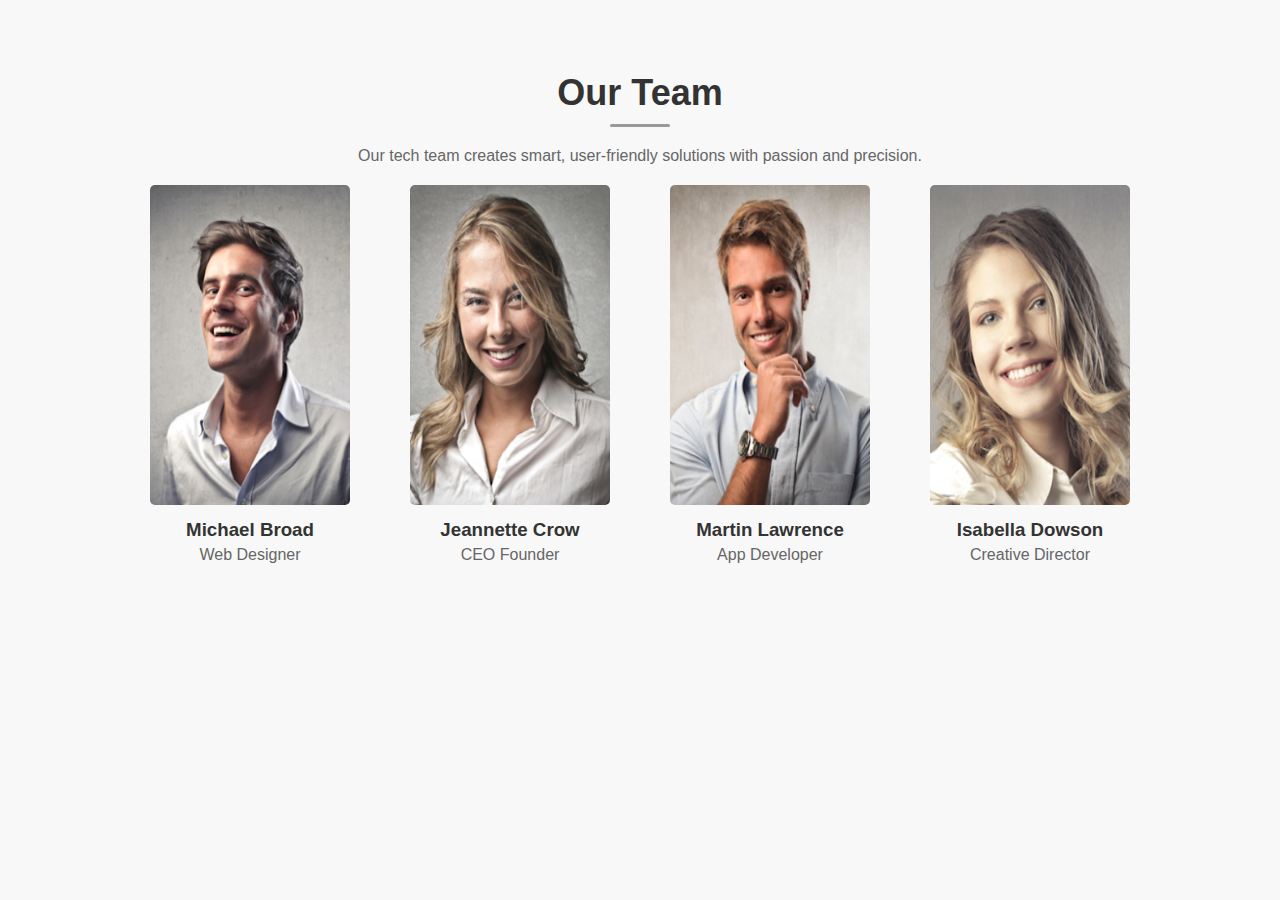
<file: Ass8/Index.html>
<!DOCTYPE html>
<html lang="en">
<head>
    <meta charset="UTF-8">
    <title>Our Team</title>
    <link rel="stylesheet" href="style.css">
</head>
<body>
    <section class="team">
        <h1>Our Team</h1>
<p>Our tech team creates smart, user-friendly solutions with passion and precision.</p>
        <div class="team-members">
            <div class="member">
               <img src="images/Screenshot 2025-08-05 230459.png" alt="Jeannette">
                <h3>Michael Broad</h3>
                <p>Web Designer</p>
            </div>
            <div class="member">
               <img src="images/Screenshot 2025-08-05 230515.png" alt="Jeannette">
                <h3>Jeannette Crow</h3>
                <p>CEO Founder</p>
            </div>
            <div class="member">
               <img src="images/Screenshot 2025-08-05 230523.png" alt="Jeannette">
                <h3>Martin Lawrence</h3>
                <p>App Developer</p>
            </div>
            <div class="member">
               <img src="images/Screenshot 2025-08-05 230617.png" alt="Jeannette">
                <h3>Isabella Dowson</h3>
                <p>Creative Director</p>
            </div>
        </div>
    </section>
</body>
</html>
</file>
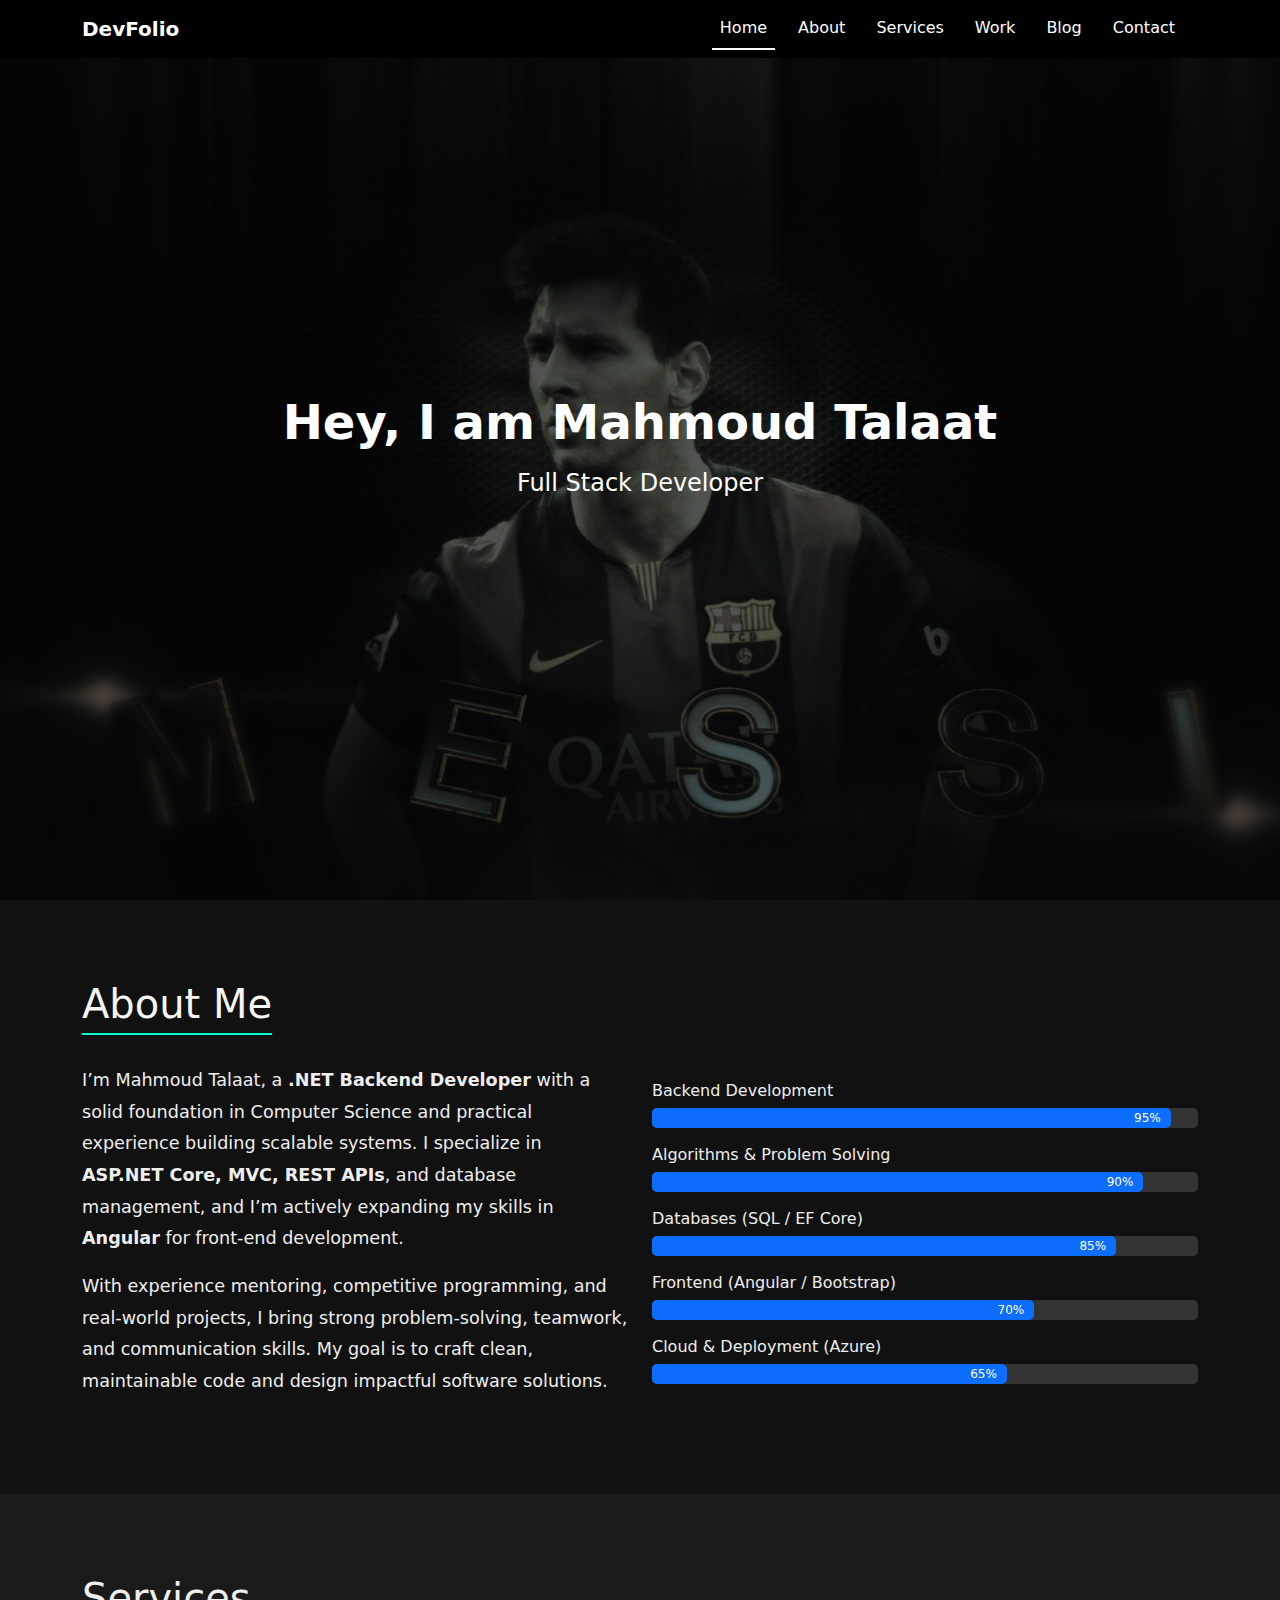
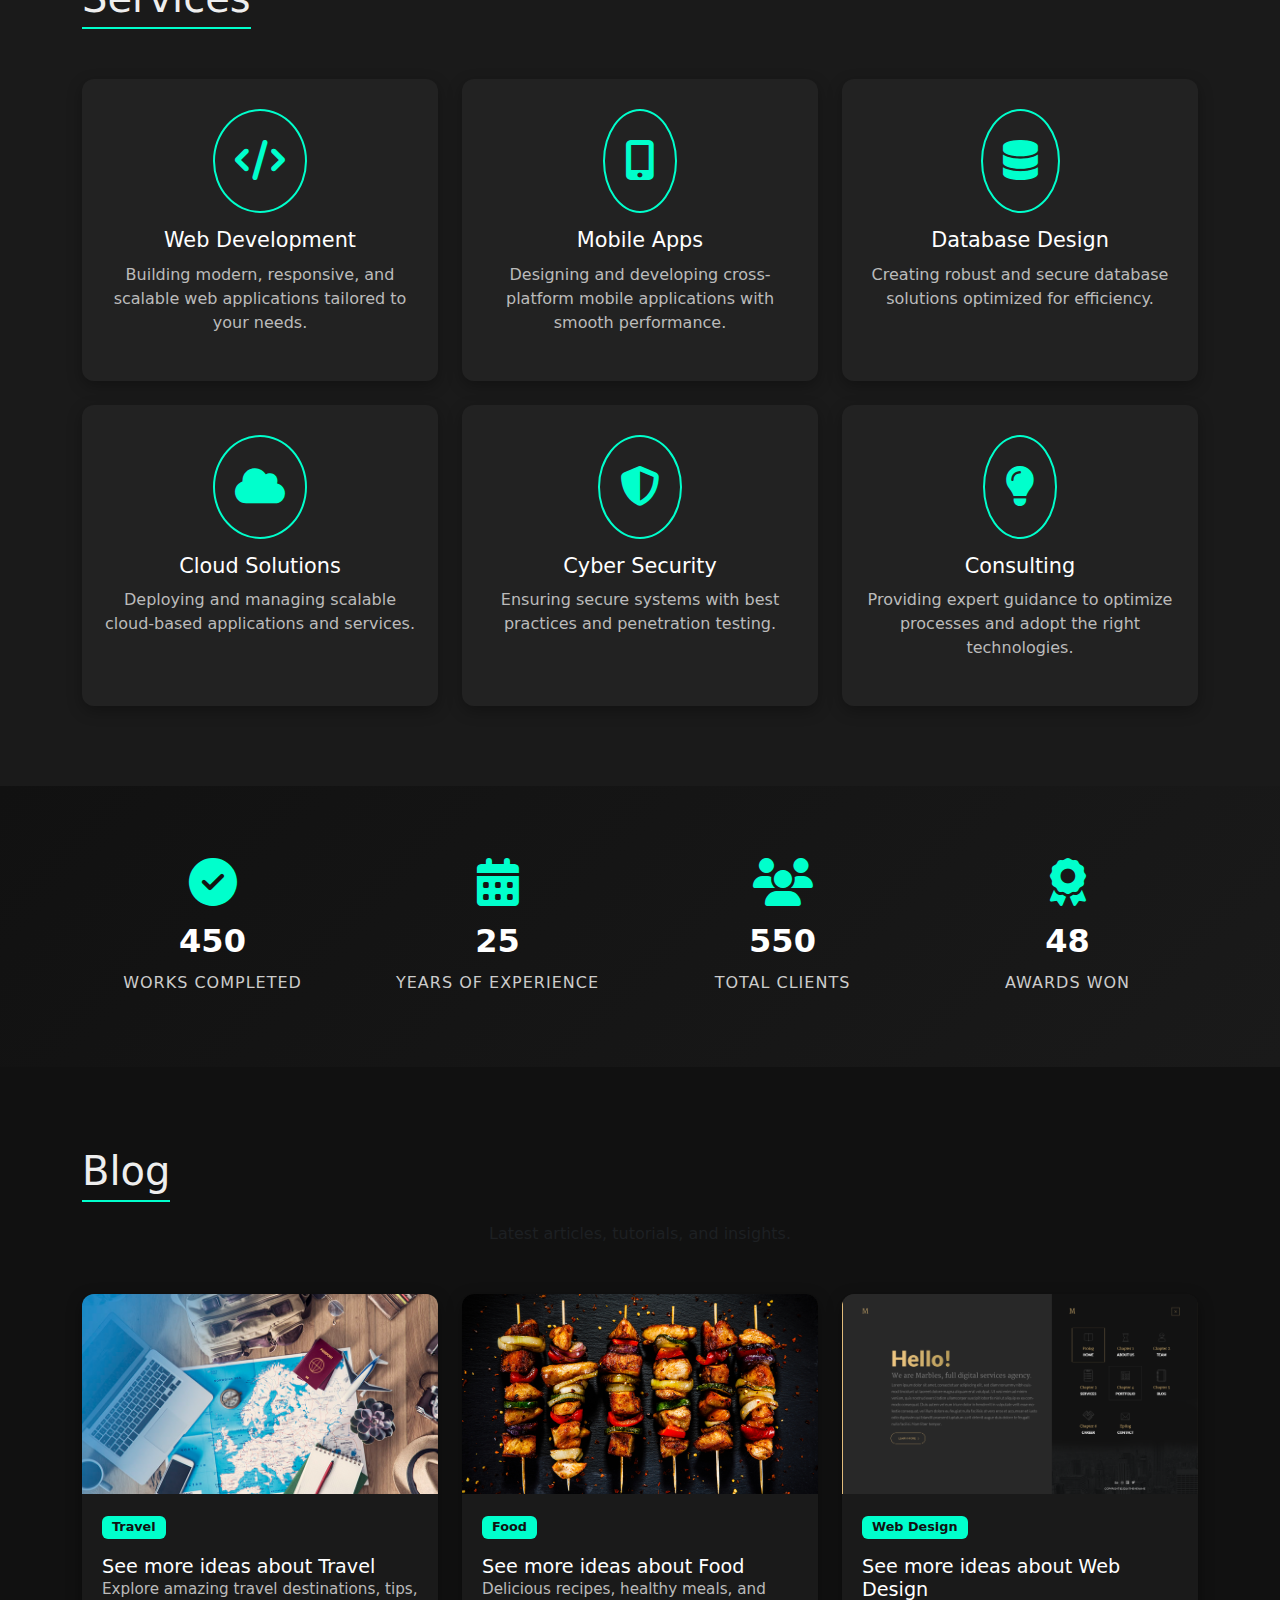
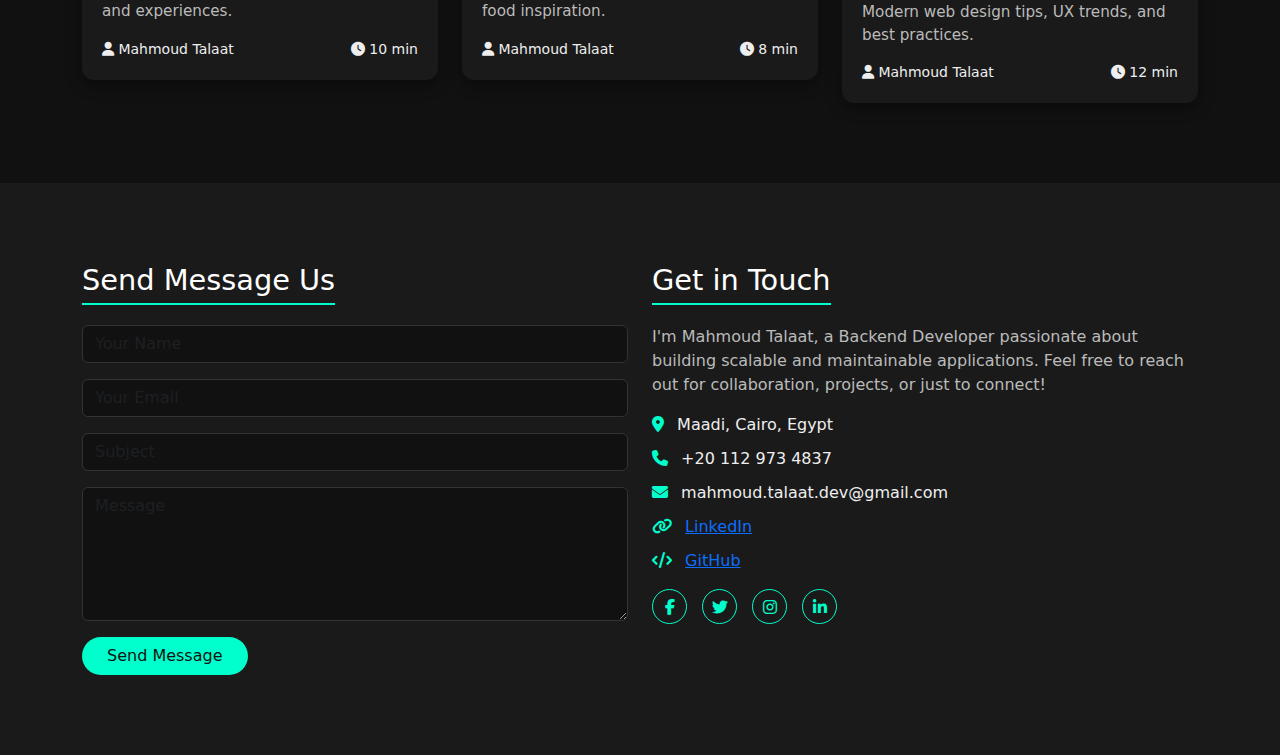
<file: BootStrap/Assign10/Index.html>
<!DOCTYPE html>
<html lang="en">
<head>
  <meta charset="UTF-8">
  <meta name="viewport" content="width=device-width, initial-scale=1.0">
  <title>DevFolio</title>
  
  <!-- Bootstrap 5 CSS -->
  <link href="https://cdn.jsdelivr.net/npm/bootstrap@5.3.3/dist/css/bootstrap.min.css" rel="stylesheet">
  <!-- Font Awesome -->
  <link rel="stylesheet" href="https://cdnjs.cloudflare.com/ajax/libs/font-awesome/6.5.0/css/all.min.css">
    <link rel="stylesheet" href="Style.css">


  
</head>
<body>

  <!-- Navbar -->
  <nav class="navbar navbar-expand-lg navbar-dark bg-black fixed-top">
    <div class="container">
      <a class="navbar-brand fw-bold" href="#">DevFolio</a>
      <button class="navbar-toggler" type="button" data-bs-toggle="collapse" data-bs-target="#navbarNav">
        <span class="navbar-toggler-icon"></span>
      </button>
      <div class="collapse navbar-collapse" id="navbarNav">
        <ul class="navbar-nav ms-auto">
          <li class="nav-item"><a class="nav-link active" href="#">Home</a></li>
          <li class="nav-item"><a class="nav-link" href="#about">About</a></li>
          <li class="nav-item"><a class="nav-link" href="#services">Services</a></li>
          <li class="nav-item"><a class="nav-link" href="#work">Work</a></li>
          <li class="nav-item"><a class="nav-link" href="#blog">Blog</a></li>
          <li class="nav-item"><a class="nav-link" href="#contact">Contact</a></li>
        </ul>
      </div>
    </div>
  </nav>

  <!-- Hero Section -->
  <section class="home">
    <h1>Hey, I am Mahmoud Talaat</h1>
    <h3>Full Stack Developer</h3>
  </section>

  <!-- About Section -->
  <section class="about" id="about">
    <div class="container">
      <h2>About Me</h2>
      <div class="row align-items-center">
        <div class="col-md-6">
          <p>
            I’m Mahmoud Talaat, a <strong>.NET Backend Developer</strong> with a solid foundation in Computer Science
            and practical experience building scalable systems. I specialize in <strong>ASP.NET Core, MVC, REST APIs</strong>,
            and database management, and I’m actively expanding my skills in <strong>Angular</strong> for front-end development.
          </p>
          <p>
            With experience mentoring, competitive programming, and real-world projects,
            I bring strong problem-solving, teamwork, and communication skills.
            My goal is to craft clean, maintainable code and design impactful software solutions.
          </p>
        </div>
        <div class="col-md-6 skills">
          <ul>
            <li>Backend Development
              <div class="progress-container">
                <div class="progress-bar" style="width: 95%;">95%</div>
              </div>
            </li>
            <li>Algorithms & Problem Solving
              <div class="progress-container">
                <div class="progress-bar" style="width: 90%;">90%</div>
              </div>
            </li>
            <li>Databases (SQL / EF Core)
              <div class="progress-container">
                <div class="progress-bar" style="width: 85%;">85%</div>
              </div>
            </li>
            <li>Frontend (Angular / Bootstrap)
              <div class="progress-container">
                <div class="progress-bar" style="width: 70%;">70%</div>
              </div>
            </li>
            <li>Cloud & Deployment (Azure)
              <div class="progress-container">
                <div class="progress-bar" style="width: 65%;">65%</div>
              </div>
            </li>
          </ul>
        </div>
      </div>
    </div>
  </section>

  <!-- Services Section -->
  <section class="services" id="services">
    <div class="container">
      <h2 class="text-center">Services</h2>
      <div class="row g-4">
        <div class="col-md-4">
          <div class="service-card">
            <div class="icon"><i class="fas fa-code"></i></div>
            <h3>Web Development</h3>
            <p>Building modern, responsive, and scalable web applications tailored to your needs.</p>
          </div>
        </div>
        <div class="col-md-4">
          <div class="service-card">
            <div class="icon"><i class="fas fa-mobile-alt"></i></div>
            <h3>Mobile Apps</h3>
            <p>Designing and developing cross-platform mobile applications with smooth performance.</p>
          </div>
        </div>
        <div class="col-md-4">
          <div class="service-card">
            <div class="icon"><i class="fas fa-database"></i></div>
            <h3>Database Design</h3>
            <p>Creating robust and secure database solutions optimized for efficiency.</p>
          </div>
        </div>
        <div class="col-md-4">
          <div class="service-card">
            <div class="icon"><i class="fas fa-cloud"></i></div>
            <h3>Cloud Solutions</h3>
            <p>Deploying and managing scalable cloud-based applications and services.</p>
          </div>
        </div>
        <div class="col-md-4">
          <div class="service-card">
            <div class="icon"><i class="fas fa-shield-alt"></i></div>
            <h3>Cyber Security</h3>
            <p>Ensuring secure systems with best practices and penetration testing.</p>
          </div>
        </div>
        <div class="col-md-4">
          <div class="service-card">
            <div class="icon"><i class="fas fa-lightbulb"></i></div>
            <h3>Consulting</h3>
            <p>Providing expert guidance to optimize processes and adopt the right technologies.</p>
          </div>
        </div>
      </div>
    </div>
  </section>

<!-- Work Section -->
<section class="work text-white py-5" id="work" style="background-color:#000;">
  <div class="container">
    <div class="row text-center">
      <div class="col-md-3">
        <div class="p-4">
          <i class="fas fa-check-circle fa-3x mb-3" style="color:#00ffcc;"></i>
          <h3 class="fw-bold">450</h3>
          <p class="mb-0">WORKS COMPLETED</p>
        </div>
      </div>
      <div class="col-md-3">
        <div class="p-4">
          <i class="fas fa-calendar-alt fa-3x mb-3" style="color:#00ffcc;"></i>
          <h3 class="fw-bold">25</h3>
          <p class="mb-0">YEARS OF EXPERIENCE</p>
        </div>
      </div>
      <div class="col-md-3">
        <div class="p-4">
          <i class="fas fa-users fa-3x mb-3" style="color:#00ffcc;"></i>
          <h3 class="fw-bold">550</h3>
          <p class="mb-0">TOTAL CLIENTS</p>
        </div>
      </div>
      <div class="col-md-3">
        <div class="p-4">
          <i class="fas fa-award fa-3x mb-3" style="color:#00ffcc;"></i>
          <h3 class="fw-bold">48</h3>
          <p class="mb-0">AWARDS WON</p>
        </div>
      </div>
    </div>
  </div>
</section>

<!-- Blog Section -->
<section class="blog" id="blog">
  <div class="container">
    <h2 class="text-center">Blog</h2>
    <p class="text-center mb-5 text-muted">Latest articles, tutorials, and insights.</p>
    <div class="row g-4">

      <!-- Blog Card 1 -->
      <div class="col-md-4">
        <div class="blog-card">
          <img src="images/Plan_travel.jpg" class="card-img-top" alt="Travel">
          <div class="card-body">
            <span class="badge">Travel</span>
            <h5 class="card-title mt-3">See more ideas about Travel</h5>
            <p class="card-text">Explore amazing travel destinations, tips, and experiences.</p>
            <div class="d-flex justify-content-between align-items-center mt-3">
              <small><i class="fas fa-user"></i> Mahmoud Talaat</small>
              <small><i class="fas fa-clock"></i> 10 min</small>
            </div>
          </div>
        </div>
      </div>

      <!-- Blog Card 2 -->
      <div class="col-md-4">
        <div class="blog-card">
          <img src="images/shutterstock_1011777076.jpg" class="card-img-top" alt="Food">
          <div class="card-body">
            <span class="badge">Food</span>
            <h5 class="card-title mt-3">See more ideas about Food</h5>
            <p class="card-text">Delicious recipes, healthy meals, and food inspiration.</p>
            <div class="d-flex justify-content-between align-items-center mt-3">
              <small><i class="fas fa-user"></i> Mahmoud Talaat</small>
              <small><i class="fas fa-clock"></i> 8 min</small>
            </div>
          </div>
        </div>
      </div>

      <!-- Blog Card 3 -->
      <div class="col-md-4">
        <div class="blog-card">
          <img src="images/R.png" class="card-img-top" alt="Web Design">
          <div class="card-body">
            <span class="badge">Web Design</span>
            <h5 class="card-title mt-3">See more ideas about Web Design</h5>
            <p class="card-text">Modern web design tips, UX trends, and best practices.</p>
            <div class="d-flex justify-content-between align-items-center mt-3">
              <small><i class="fas fa-user"></i> Mahmoud Talaat</small>
              <small><i class="fas fa-clock"></i> 12 min</small>
            </div>
          </div>
        </div>
      </div>
    </div>
  </div>
</section>

<!-- Contact Section -->
<section class="contact" id="contact">
  <div class="container">
    <div class="row g-4">
      
      <!-- Contact Form -->
      <div class="col-md-6">
        <h2>Send Message Us</h2>
        <form>
          <div class="mb-3">
            <input type="text" class="form-control" placeholder="Your Name">
          </div>
          <div class="mb-3">
            <input type="email" class="form-control" placeholder="Your Email">
          </div>
          <div class="mb-3">
            <input type="text" class="form-control" placeholder="Subject">
          </div>
          <div class="mb-3">
            <textarea rows="5" class="form-control" placeholder="Message"></textarea>
          </div>
          <button class="btn btn-cyan px-4">Send Message</button>
        </form>
      </div>

      <!-- Contact Info -->
<div class="col-md-6">
  <h2>Get in Touch</h2>
  <p>
    I'm Mahmoud Talaat, a Backend Developer passionate about building scalable and maintainable applications. 
    Feel free to reach out for collaboration, projects, or just to connect!
  </p>
  <ul class="list-unstyled">
    <li><i class="fas fa-map-marker-alt me-2"></i> Maadi, Cairo, Egypt</li>
    <li><i class="fas fa-phone me-2"></i> +20 112 973 4837</li>
    <li><i class="fas fa-envelope me-2"></i> mahmoud.talaat.dev@gmail.com</li>
    <li><i class="fas fa-link me-2"></i> <a href="https://www.linkedin.com/in/mahmoudtalaat" target="_blank">LinkedIn</a></li>
    <li><i class="fas fa-code me-2"></i> <a href="https://github.com/mahmoudtalaat" target="_blank">GitHub</a></li>
  </ul>
  <div class="socials mt-3">
    <a href="https://www.facebook.com/profile.php?id=100015406004689" target="_blank"><i class="fab fa-facebook-f"></i></a>
    <a href="https://twitter.com/" target="_blank"><i class="fab fa-twitter"></i></a>
    <a href="https://www.instagram.com/mahmoudtalaat270/?hl=en" target="_blank"><i class="fab fa-instagram"></i></a>
    <a href="https://www.linkedin.com/in/mahmoudtalaat" target="_blank"><i class="fab fa-linkedin-in"></i></a>
  </div>
</div>

</section>


  <!-- Bootstrap 5 JS -->
  <script src="https://cdn.jsdelivr.net/npm/bootstrap@5.3.3/dist/js/bootstrap.bundle.min.js"></script>
</body>
</html>
</file>
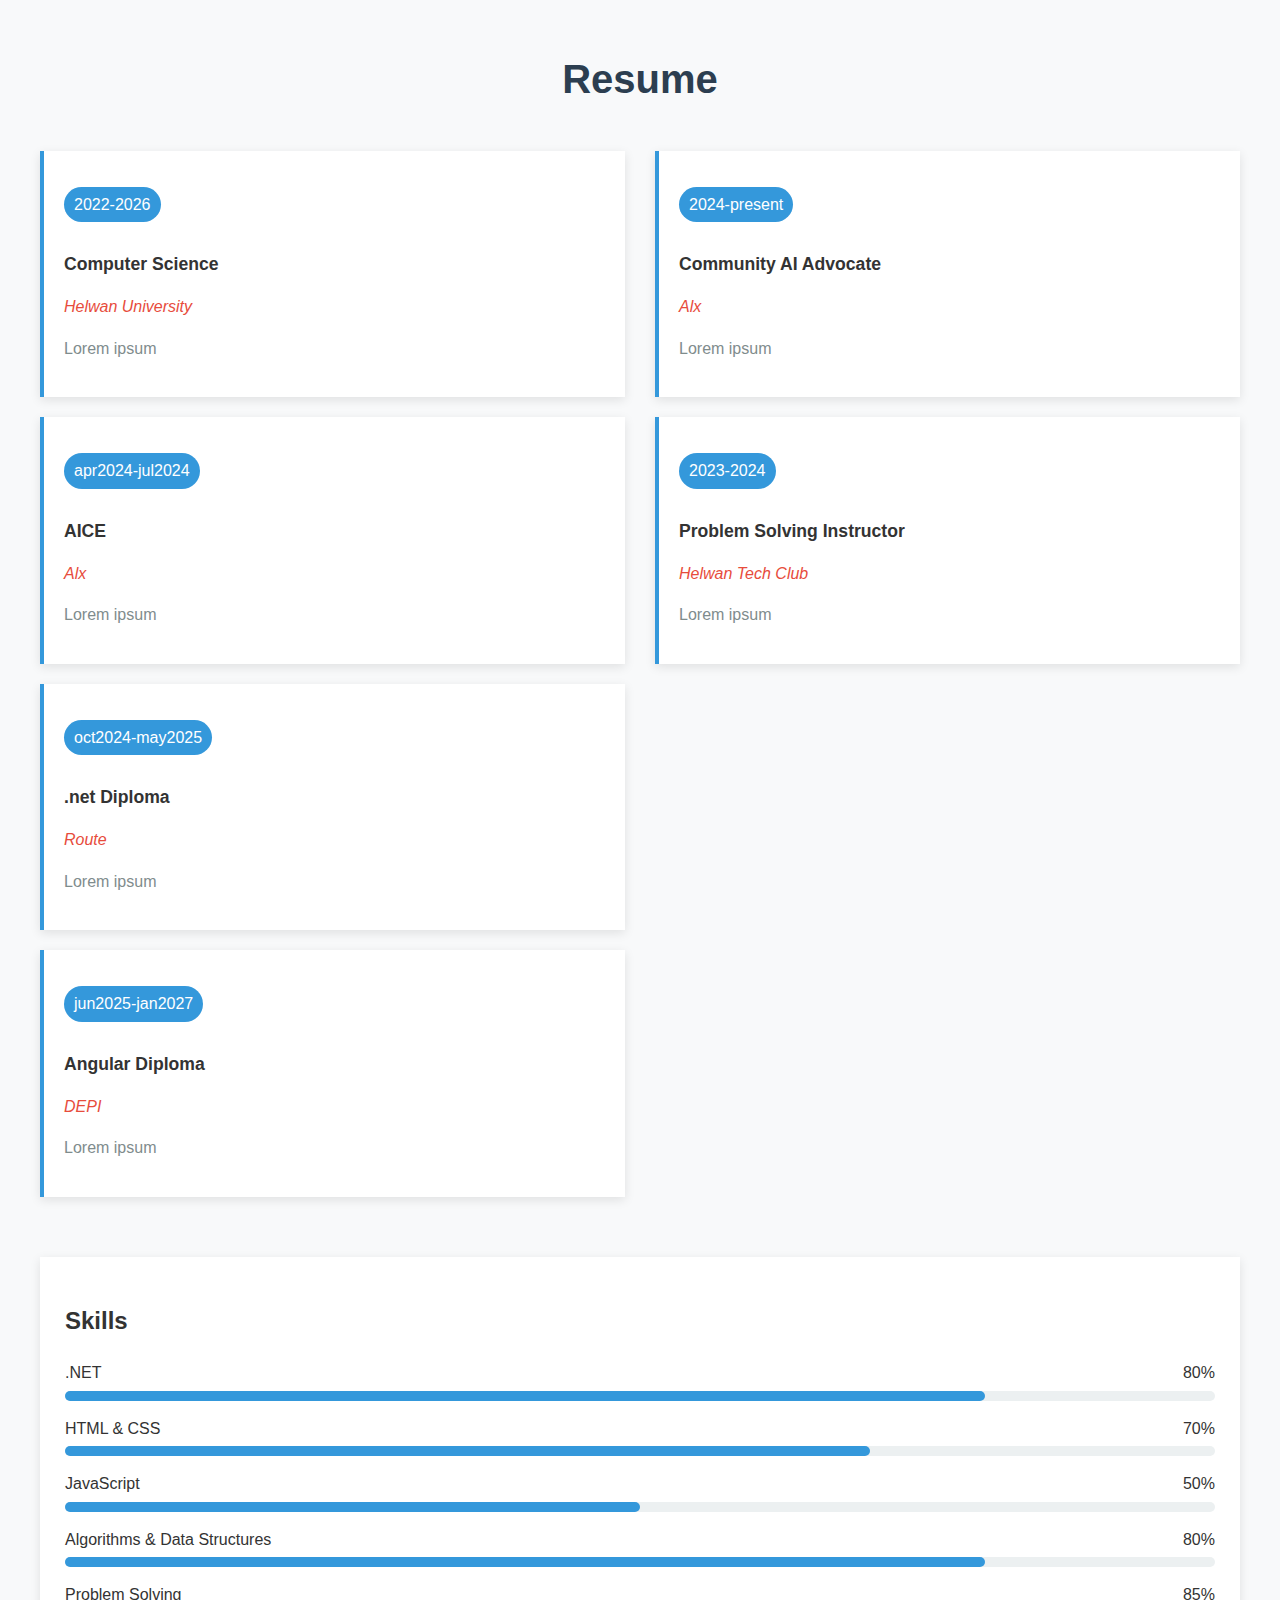
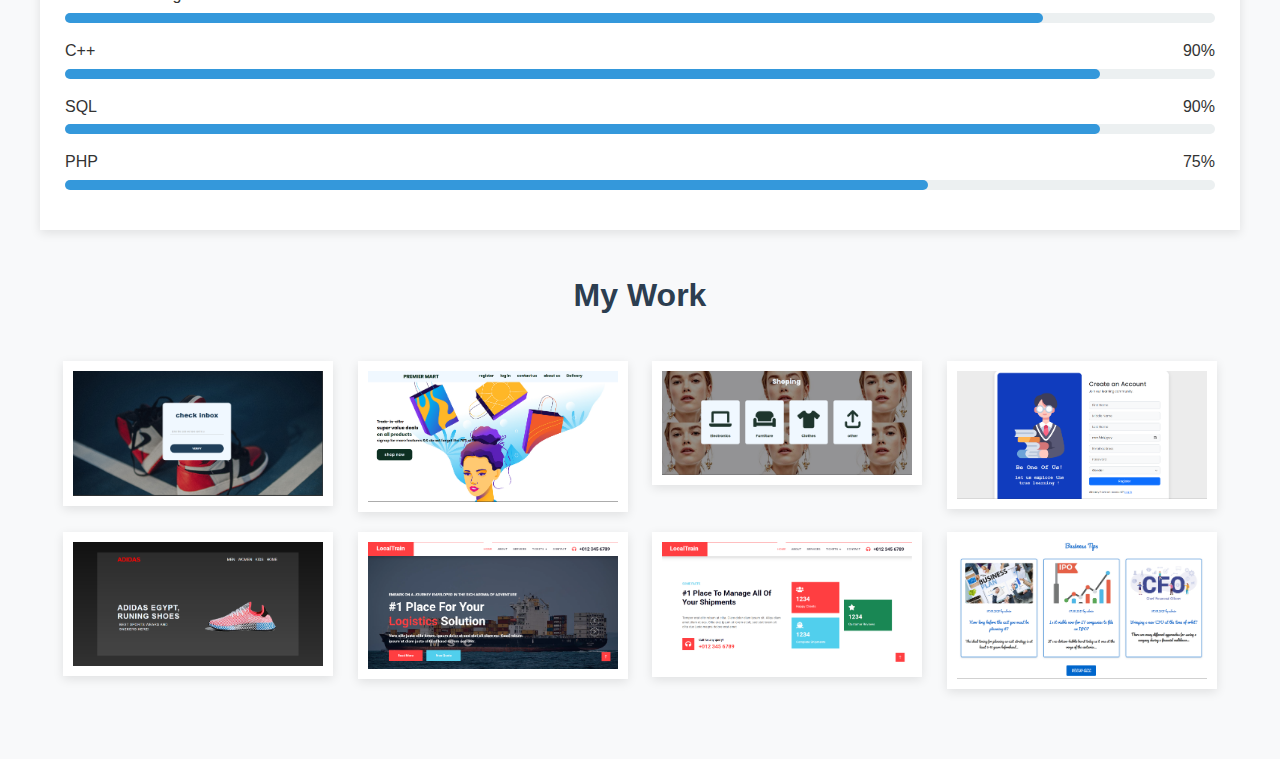
<file: Css/Ass7/Index.html>
<!DOCTYPE html>
<html lang="en">
<head>
    <meta charset="UTF-8">
    <meta name="viewport" content="width=device-width, initial-scale=1.0">
    <title>Resume</title>
   <link rel="stylesheet" href="Style.css">
</head>
<body>
    <section class="header">
        <h1>Resume</h1>
    </section>

    <section class="middle">
        <div id="education">
            <div class="card">
                <p class="date">2022-2026</p>
                <p class="field">Computer Science</p>
                <p class="place">Helwan University</p>
                <p class="about">Lorem ipsum</p>
            </div>

            <div class="card">
                <p class="date">apr2024-jul2024</p>
                <p class="field">AICE</p>
                <p class="place">Alx</p>
                <p class="about">Lorem ipsum</p>
            </div>

            <div class="card">
                <p class="date">oct2024-may2025</p>
                <p class="field">.net Diploma</p>
                <p class="place">Route</p>
                <p class="about">Lorem ipsum</p>
            </div>

            <div class="card">
                <p class="date">jun2025-jan2027</p>
                <p class="field">Angular Diploma</p>
                <p class="place">DEPI</p>
                <p class="about">Lorem ipsum</p>
            </div>
        </div>

        <div id="Experience">
            <div class="card">
                <p class="date">2024-present</p>
                <p class="field">Community AI Advocate</p>
                <p class="place">Alx</p>
                <p class="about">Lorem ipsum</p>
            </div>

            <div class="card">
                <p class="date">2023-2024</p>
                <p class="field">Problem Solving Instructor</p>
                <p class="place">Helwan Tech Club</p>
                <p class="about">Lorem ipsum</p>
            </div>
        </div>
    </section>

   <section id="skills">
    <h2>Skills</h2>
    
    <div class="skill">
        <div class="skill-name">
            <span class="skill-label">.NET</span>
            <span class="skill-percent">80%</span>
        </div>
        <div class="skill-bar">
            <div class="skill-progress high" style="width: 80%"></div>
        </div>
    </div>
    
    <div class="skill">
        <div class="skill-name">
            <span class="skill-label">HTML & CSS</span>
            <span class="skill-percent">70%</span>
        </div>
        <div class="skill-bar">
            <div class="skill-progress medium" style="width: 70%"></div>
        </div>
    </div>
    
    <div class="skill">
        <div class="skill-name">
            <span class="skill-label">JavaScript</span>
            <span class="skill-percent">50%</span>
        </div>
        <div class="skill-bar">
            <div class="skill-progress medium" style="width: 50%"></div>
        </div>
    </div>
    
    <div class="skill">
        <div class="skill-name">
            <span class="skill-label">Algorithms & Data Structures</span>
            <span class="skill-percent">80%</span>
        </div>
        <div class="skill-bar">
            <div class="skill-progress high" style="width: 80%"></div>
        </div>
    </div>
    
    <div class="skill">
        <div class="skill-name">
            <span class="skill-label">Problem Solving</span>
            <span class="skill-percent">85%</span>
        </div>
        <div class="skill-bar">
            <div class="skill-progress high" style="width: 85%"></div>
        </div>
    </div>
    
    <div class="skill">
        <div class="skill-name">
            <span class="skill-label">C++</span>
            <span class="skill-percent">90%</span>
        </div>
        <div class="skill-bar">
            <div class="skill-progress high" style="width: 90%"></div>
        </div>
    </div>
    
    <div class="skill">
        <div class="skill-name">
            <span class="skill-label">SQL</span>
            <span class="skill-percent">90%</span>
        </div>
        <div class="skill-bar">
            <div class="skill-progress high" style="width: 90%"></div>
        </div>
    </div>
    
    <div class="skill">
        <div class="skill-name">
            <span class="skill-label">PHP</span>
            <span class="skill-percent">75%</span>
        </div>
        <div class="skill-bar">
            <div class="skill-progress medium" style="width: 75%"></div>
        </div>
    </div>
</section>

    <section id="work">
        <h1>My Work</h1>

        <div id="p1"><img src="images/Screenshot 2025-07-23 160631.png" alt=""></div>
        <div id="p2"><img src="images/Screenshot 2025-07-23 160704.png" alt=""></div>
        <div id="p3"><img src="images/Screenshot 2025-07-23 160722.png" alt=""></div>
        <div id="p4"><img src="images/Screenshot 2025-07-23 160842.png" alt=""></div>
        <div id="p5"><img src="images/Screenshot 2025-07-23 160931.png" alt=""></div>
        <div id="p6"><img src="images/Screenshot 2025-07-23 161329.png" alt=""></div>
        <div id="p7"><img src="images/Screenshot 2025-07-23 161350.png" alt=""></div>
        <div id="p8"><img src="images/Screenshot 2025-07-23 171807.png" alt=""></div>
    </section>

</body>
</html>
</file>
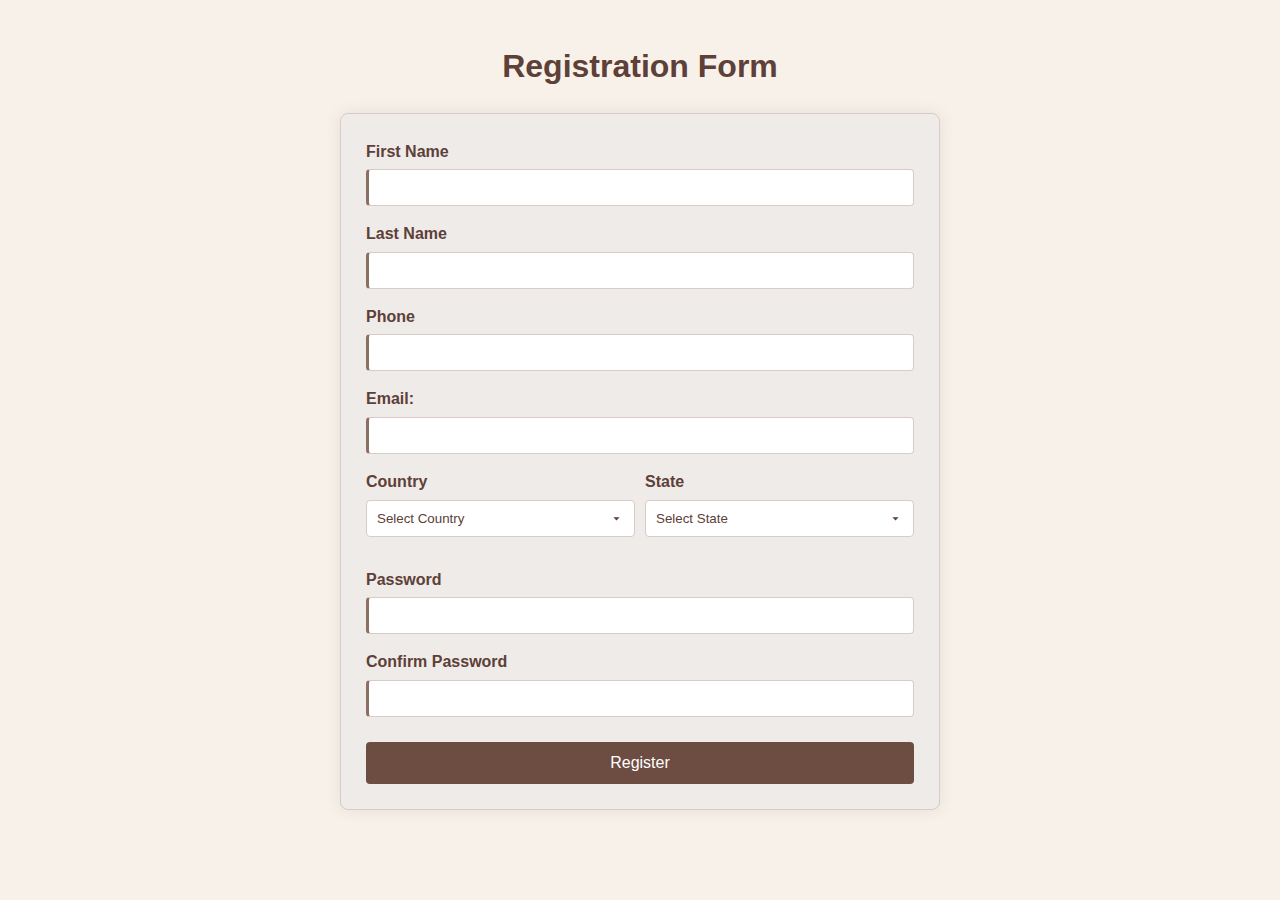
<file: Html5/Ass3/Index.html>
<!DOCTYPE html>
<html lang="en">
<head>
    <meta charset="UTF-8">
    <meta name="viewport" content="width=device-width, initial-scale=1.0">
    <title>Registration Form</title>
    <style>
        body {
            font-family: Arial, sans-serif;
            line-height: 1.6;
            max-width: 600px;
            margin: 0 auto;
            padding: 20px;
            background-color: #f8f1e9; 
        }
        
        h1 {
            color: #5d4037; 
            text-align: center;
            margin-bottom: 20px;
        }
        
        #register {
            background: #efebe9; 
            padding: 25px;
            border-radius: 8px;
            box-shadow: 0 0 15px rgba(93, 64, 55, 0.1); 
            border: 1px solid #d7ccc8; 
        }
        
        div {
            margin-bottom: 15px;
        }
        
        label {
            display: block;
            margin-bottom: 5px;
            font-weight: bold;
            color: #5d4037; /
        }
        
        input[type="text"],
        input[type="email"],
        input[type="tel"],
        input[type="password"],
        select {
            width: 100%;
            padding: 10px;
            border: 1px solid #d7ccc8; 
            border-radius: 4px;
            box-sizing: border-box;
            background-color: #fff;
            color: #5d4037;
        }
        
        input:focus,
        select:focus {
            outline: none;
            border-color: #a1887f;
            box-shadow: 0 0 5px rgba(161, 136, 127, 0.5);
        }
        
        input:required {
            border-left: 3px solid #8d6e63; /* Medium brown for required */
        }
        
        input:valid {
            border-left: 3px solid #689f38; /* Green for valid */
        }
        
        button {
            background-color: #6d4c41; 
            color: white;
            padding: 12px 15px;
            border: none;
            border-radius: 4px;
            cursor: pointer;
            font-size: 16px;
            width: 100%;
            margin-top: 10px;
            transition: background-color 0.3s;
        }
        
        button:hover {
            background-color: #5d4037; 
        }
        
        /* Country-State CSS-only solution */
        .country-state-container {
            display: flex;
            gap: 10px;
        }
        
        .country-state-container > div {
            flex: 1;
        }
        
        /* Hide all state options except the first one */
        #state option:not(:first-child) {
            display: none;
        }
        
        /* Show states based on selected country using CSS */
        #country option[value=""]:checked ~ #state option:not(:first-child) {
            display: none;
        }
        
        #country option[value="egypt"]:checked ~ #state option[data-country="egypt"],
        #country option[value="usa"]:checked ~ #state option[data-country="usa"] {
            display: block;
        }
        
        select {
            appearance: none;
            background-image: url("data:image/svg+xml;charset=UTF-8,%3csvg xmlns='http://www.w3.org/2000/svg' viewBox='0 0 24 24' fill='%235d4037'%3e%3cpath d='M7 10l5 5 5-5z'/%3e%3c/svg%3e");
            background-repeat: no-repeat;
            background-position: right 10px center;
            background-size: 15px;
        }
    </style>
</head>
<body>
    <h1>Registration Form</h1>

    <section id="register">
        <form>
            <div>
                <label for="fname">First Name</label>
                <input type="text" id="fname" name="fname" required>
            </div>

            <div>
                <label for="lname">Last Name</label>
                <input type="text" id="lname" name="lname" required>
            </div>

            <div>
                <label for="phone">Phone</label>
                <input type="tel" id="phone" name="phone" required>
            </div>

            <div>
               <label for="email">Email:</label>
               <input type="email" id="email" name="email" required>
            </div>

            <div class="country-state-container">
                <div>
                    <label for="country">Country</label>
                    <select id="country" name="country" required>
                        <option value="">Select Country</option>
                        <option value="egypt">Egypt</option>
                        <option value="usa">United States</option>
                    </select>
                </div>
                <div>
                    <label for="state">State</label>
                    <select id="state" name="state" required>
                        <option value="">Select State</option>
                        <option value="cairo" data-country="egypt">Cairo</option>
                        <option value="alexandria" data-country="egypt">Alexandria</option>
                        <option value="giza" data-country="egypt">Giza</option>
                        <option value="luxor" data-country="egypt">Luxor</option>
                        <option value="aswan" data-country="egypt">Aswan</option>
                        <option value="california" data-country="usa">California</option>
                        <option value="new-york" data-country="usa">New York</option>
                        <option value="texas" data-country="usa">Texas</option>
                        <option value="florida" data-country="usa">Florida</option>
                    </select>
                </div>
            </div>

            <div>
                <label for="password">Password</label>
                <input type="password" id="password" name="password" required>
            </div>

            <div>
                <label for="cpassword">Confirm Password</label>
                <input type="password" id="cpassword" name="cpassword" required>
            </div>
            
            <button type="submit">Register</button>
        </form>
    </section>
</body>
</html>
</file>
<file: Ass8/style.css>
body 
{
    font-family: Arial, sans-serif;
    background-color: #f8f8f8;
    color: #333;
    text-align: center;
}

h1 {
    text-align: center;
    font-size: 36px;
    font-weight: bold;
    position: relative;
    margin-bottom: 20px;
    color: #333;
}

/* Line under the heading */
h1::after 
{
    content: "";
    display: block;
    width: 60px;
    height: 3px;
    background-color: #999;
    margin: 10px auto 0;
    border-radius: 2px;
}
.team 
{
    padding: 40px 20px;
}
.team p 
{
    color: #666;
    margin: 0;
}


.team-members 
{
    display: flex;
    justify-content: center;
    gap: 20px;
    flex-wrap: wrap;
}

.member
 {
    padding: 20px;
    border-radius: 10px;
    width: 200px;
}

.member img 
{
    width: 100%;
    height: 320px;
    border-radius: 5px;
}

.member h3
{
    font-weight: bold;
    margin: 10px 0 5px;
}

.member p 
{
    color: #666;
    margin: 0;
}
</file>
<file: BootStrap/Assign10/Style.css>
/* Navbar */

    .nav-link.active 
    {
      border-bottom: 2px solid white;
    }
    .nav-link
    {
      color: white !important;
      margin-right: 15px;
    }
    .nav-link:hover 
    {
      border-bottom: 2px solid white;
    }

    /* Hero Section */
    .home 
    {
      position: relative;
      height: 100vh; 
      background: url('images/9509217.jpg') no-repeat center center/cover; 
      display: flex;
      justify-content: center;
      align-items: center;
      flex-direction: column;
      color: white;
      text-align: center;
    }

    .home::before 
    {
      content: "";
      position: absolute;
      top: 0;
      left: 0;
      width: 100%;
      height: 100%;
      background: rgba(0,0,0,0.6);
      z-index: 1;
    }

    .home h1, .home h3 
    {
      position: relative;
      z-index: 2;
    }

    .home h1 
    {
      font-size: 3rem;
      font-weight: bold;
    }

    .home h3 
    {
      font-size: 1.5rem;
      margin-top: 10px;
    }

    /* About Section */
    .about 
    {
      padding: 80px 20px;
      background-color: #111;
      color: #eee;
    }

    .about h2 
    {
      font-size: 2.5rem;
      margin-bottom: 30px;
      text-align: left;
      display: inline-block;
      border-bottom: 2px solid #00ffcc;
      padding-bottom: 5px;
      color: #f5f5f5;
    }

    .about p
    {
      font-size: 1.1rem;
      line-height: 1.8;
    }

    .skills ul 
    {
      list-style: none;
      padding: 0;
    }

    .skills li 
    {
      margin-bottom: 15px;
    }

    .progress-container 
    {
      width: 100%;
      background-color: #333;
      border-radius: 5px;
      margin-top: 5px;
    }

    .progress-bar 
    {
      height: 20px;
      border-radius: 5px;
      background-color: #0d6efd;
      text-align: right;
      padding-right: 10px;
      color: white;
      line-height: 20px;
      font-size: 12px;
    }

    /* Services Section */
    .services 
    {
      padding: 80px 20px;
      background: #1a1a1a;
      color: #eee;
    }

    .services h2 
    {
      font-size: 2.5rem;
      text-align: center;
      margin-bottom: 50px;
      display: inline-block;
      border-bottom: 2px solid #00ffcc;
      padding-bottom: 5px;
    }

    .service-card 
    {
      background: #222;
      border-radius: 12px;
      padding: 30px 20px;
      text-align: center;
      transition: 0.3s;
      box-shadow: 0 5px 15px rgba(0,0,0,0.3);
      height: 100%;
    }

    .service-card:hover
    {
      transform: translateY(-10px);
    }

    .service-card .icon 
    {
      font-size: 40px;
      color: #00ffcc;
      border: 2px solid #00ffcc;
      border-radius: 50%;
      padding: 20px;
      display: inline-block;
      margin-bottom: 15px;
    }

    .service-card h3 
    {
      font-size: 1.3rem;
      margin-bottom: 10px;
      color: #fff;
    }

    .service-card p 
    {
      font-size: 1rem;
      color: #bbb;
    }

   /* Work Section */
.work 
{
  position: relative;
  padding: 80px 20px;
  background: linear-gradient(135deg, #111, #1a1a1a); 
  color: #fff;
}

.work::before 
{
  content: none;
}

.work .container
{
  position: relative;
  z-index: 2;
}

.work i
{
  color: #00ffcc; 
}

.work h3 
{
  font-size: 2rem;
  margin-bottom: 10px;
  color: #fff;
}

.work p 
{
  font-size: 1rem;
  letter-spacing: 1px;
  color: #ccc;
}

.blog 
{
  padding: 80px 20px;
  background: #111; 
  color: #eee;
}

.blog h2 
{
  font-size: 2.5rem;
  text-align: center;
  margin-bottom: 20px;
  border-bottom: 2px solid #00ffcc;
  display: inline-block;
  padding-bottom: 5px;
}

.blog-card 
{
  background: #1a1a1a;
  border-radius: 12px;
  overflow: hidden;
  transition: 0.3s;
  box-shadow: 0 5px 15px rgba(0,0,0,0.4);
}

.blog-card:hover 
{
  transform: translateY(-8px);
}

.blog-card img 
{
  width: 100%;
  height: 200px;
  object-fit: cover;
}

.blog-card .card-body 
{
  padding: 20px;
}

.blog-card .badge 
{
  background: #00ffcc;
  color: #111;
  font-size: 0.8rem;
  padding: 5px 10px;
  border-radius: 6px;
}

.blog-card h5 
{
  color: #fff;
  font-size: 1.2rem;
}

.blog-card p 
{
  color: #bbb;
  font-size: 0.95rem;
}

/* Contact Section */
.contact 
{
  padding: 80px 20px;
  background: #1a1a1a; 
  color: #eee;
}

.contact h2 
{
  font-size: 1.8rem;
  margin-bottom: 20px;
  border-bottom: 2px solid #00ffcc;
  display: inline-block;
  padding-bottom: 5px;
  color: #fff;
}

.contact p 
{
  color: #bbb;
}

.contact .form-control 
{
  background: #111;
  border: 1px solid #333;
  color: #fff;
}

.contact .form-control:focus 
{
  background: #111;
  border-color: #00ffcc;
  box-shadow: none;
  color: #fff;
}

.btn-cyan 
{
  background: #00ffcc;
  color: #111;
  border-radius: 30px;
  transition: 0.3s;
}

.btn-cyan:hover 
{
  background: #00d1b2;
}

.contact ul li 
{
  margin-bottom: 10px;
}

.contact i 
{
  color: #00ffcc;
}

.contact .socials a 
{
  display: inline-block;
  width: 35px;
  height: 35px;
  border: 1px solid #00ffcc;
  color: #00ffcc;
  border-radius: 50%;
  text-align: center;
  line-height: 35px;
  margin-right: 10px;
  transition: 0.3s;
}

.contact .socials a:hover 
{
  background: #00ffcc;
  color: #111;
}
</file>
<file: Css/Ass7/Style.css>
body 
{
    font-family: Arial, sans-serif;
    background-color: #f8f9fa;
    color: #333;
    line-height: 1.6;
    padding: 20px;
    max-width: 1200px;
    margin: 0 auto;
}

.header 
{
    text-align: center;
    margin-bottom: 40px;
}

.header h1
{
    font-size: 2.5em;
    color: #2c3e50;
}

/* Main Sections */
.middle
{
    display: flex;
    gap: 30px;
    margin-bottom: 40px;
}

/* Left and Right Columns */
#education, #Experience 
{
    width: 50%;
}

/* Cards */
.card 
{
    background: white;
    border-left: 4px solid #3498db;
    padding: 20px;
    margin-bottom: 20px;
    box-shadow: 0 3px 10px rgba(0,0,0,0.1);
}

.date 
{
    background: #3498db;
    color: white;
    padding: 5px 10px;
    border-radius: 20px;
    display: inline-block;
    margin-bottom: 10px;
}

.field 
{
    font-weight: bold;
    font-size: 1.1em;
    margin-bottom: 5px;
}

.place 
{
    color: #e74c3c;
    font-style: italic;
}

.about
 {
    color: #7f8c8d;
}

/* Skills Section */
#skills
{
    background: white;
    padding: 25px;
    margin-bottom: 40px;
    box-shadow: 0 3px 10px rgba(0,0,0,0.1);
}

.skill 
{
    margin-bottom: 15px;
}

.skill-name 
{
    display: flex;
    justify-content: space-between;
}

.skill-bar 
{
    height: 10px;
    background: #ecf0f1;
    border-radius: 5px;
    margin-top: 5px;
}

.skill-progress 
{
    height: 100%;
    border-radius: 5px;
    background: #3498db;
}

/* Work Section */
#work {
    margin: 40px 0; /* Adds space above and below the whole section */
    text-align: center; /* Centers the heading and content */
}

#work h1 {
    margin-bottom: 30px; /* Space between heading and images */
    font-size: 2em; /* Makes heading slightly larger */
    color: #2c3e50; /* Matching your resume's color scheme */
}

#work div {
    display: inline-block; /* Makes divs sit side-by-side but respect text-align */
    width: 250px;
    margin: 10px; /* Space around each image box */
    background: white;
    padding: 10px;
    box-shadow: 0 3px 10px rgba(0,0,0,0.1);
    vertical-align: top; /* Aligns boxes at the top */
}


#work img 
{
    width: 100%;
    display: block;
}

/* Simple Image Zoom */
#work img 
{
    transition: transform 0.5s;
}

#work img:active 
{
    transform: scale(1.8);
    z-index: 100;
    position: relative;
}
</file>
